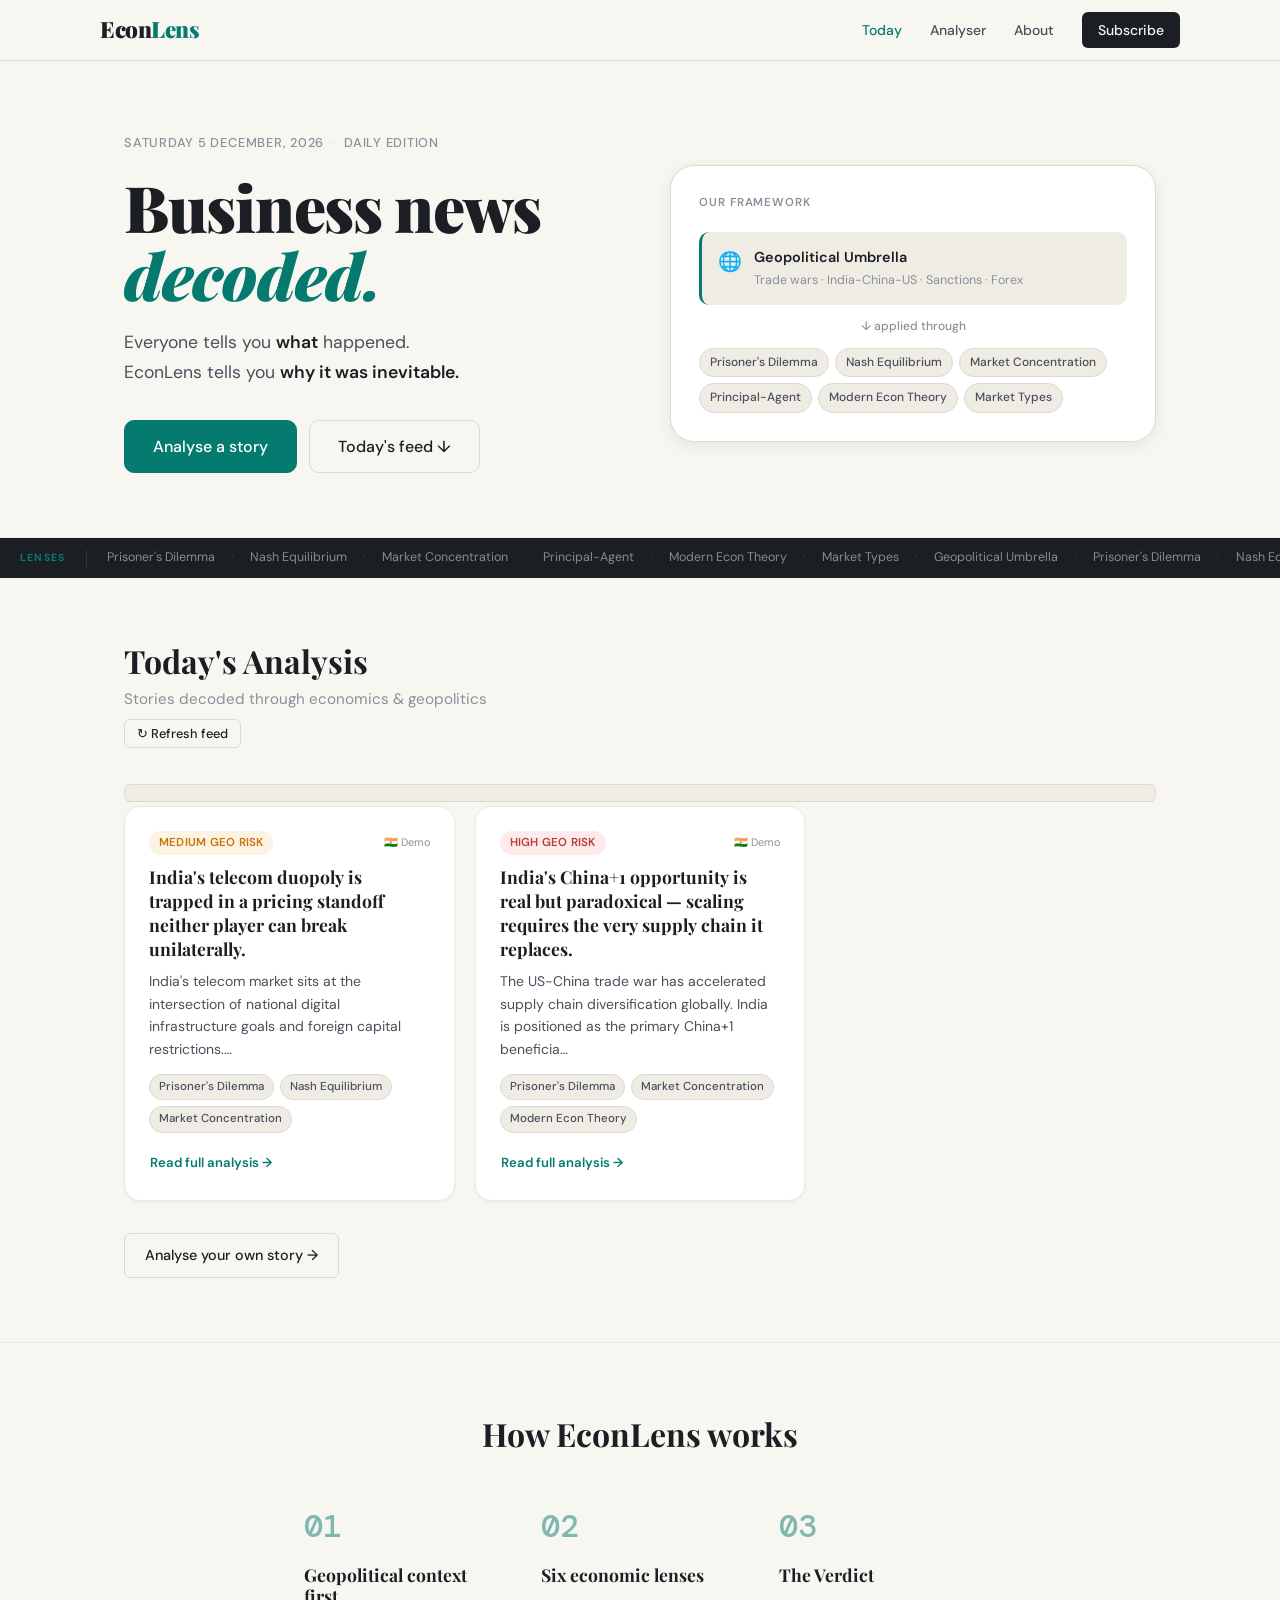
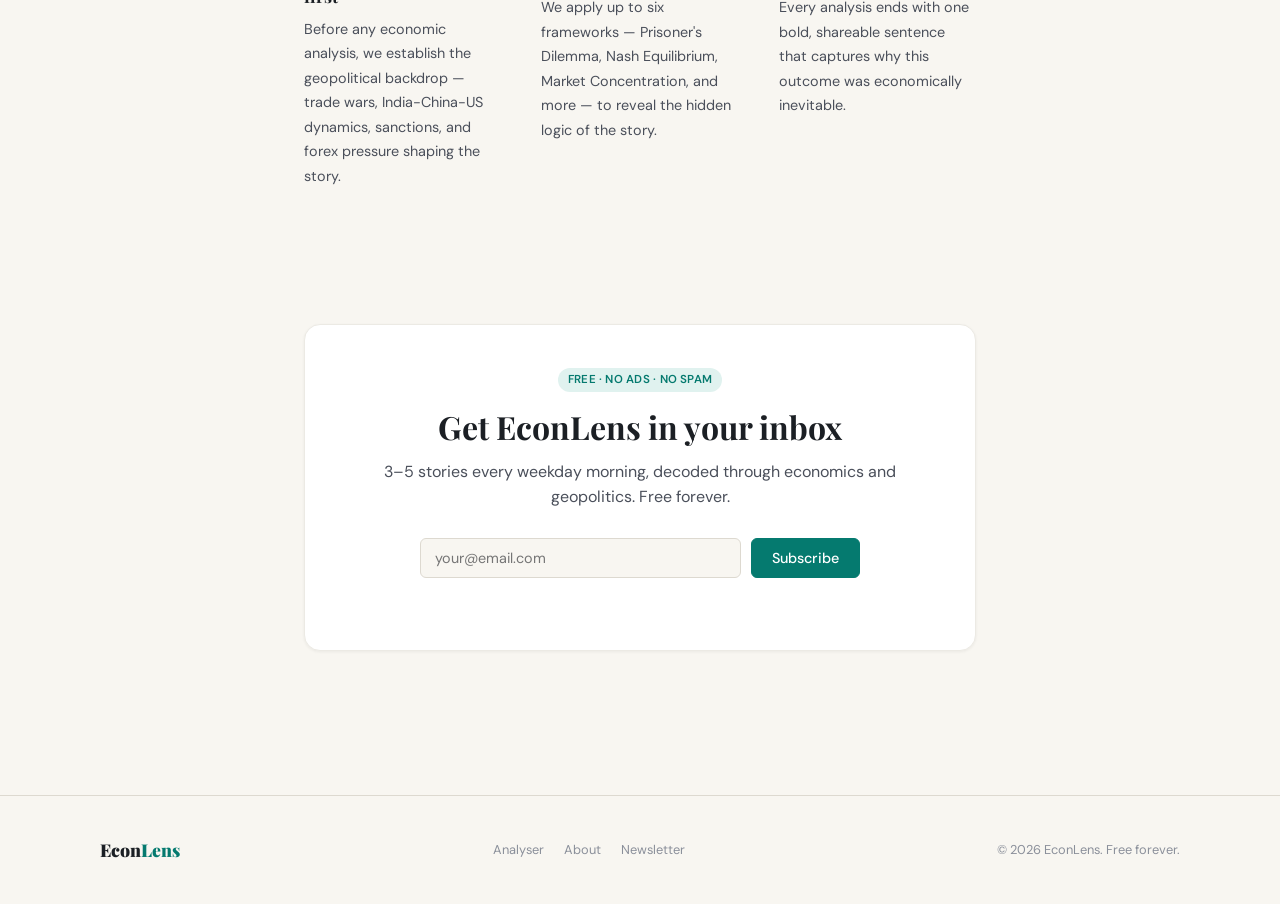
<file: index.html>
<!DOCTYPE html>
<html lang="en">
<head>
  <meta charset="UTF-8" />
  <meta name="viewport" content="width=device-width, initial-scale=1.0" />
  <title>EconLens — Business news through economics & game theory</title>
  <meta name="description" content="Cut through social media noise. Understand Indian business news through economics, game theory, and geopolitics." />
  <link rel="stylesheet" href="css/style.css" />
  <link rel="stylesheet" href="css/home.css" />
  <script>window.ECONLENS_API = 'https://web-production-cbb6f.up.railway.app'; </script>
</head>
<body>

  <!-- ── Nav ── -->
  <nav class="nav">
    <div class="nav__inner">
      <a href="index.html" class="nav__logo">Econ<span>Lens</span></a>
      <div class="nav__links">
        <a href="index.html" class="active">Today</a>
        <a href="pages/analyser.html">Analyser</a>
        <a href="pages/about.html">About</a>
        <a href="#newsletter" class="nav__cta">Subscribe</a>
      </div>
    </div>
  </nav>

  <!-- ── Hero ── -->
  <section class="hero">
    <div class="container">
      <div class="hero__inner">
        <div class="hero__text">
          <div class="hero__eyebrow fade-up">
            <span class="hero__date" id="today-date"></span>
            <span class="hero__dot">·</span>
            <span>Daily Edition</span>
          </div>
          <h1 class="hero__title display fade-up fade-up-1">
            Business news<br />
            <em>decoded.</em>
          </h1>
          <p class="hero__sub fade-up fade-up-2">
            Everyone tells you <strong>what</strong> happened.<br />
            EconLens tells you <strong>why it was inevitable.</strong>
          </p>
          <div class="hero__actions fade-up fade-up-3">
            <a href="pages/analyser.html" class="btn btn--primary btn--lg">Analyse a story</a>
            <a href="#feed" class="btn btn--outline btn--lg">Today's feed ↓</a>
          </div>
        </div>
        <div class="hero__framework fade-up fade-up-4">
          <div class="framework-card">
            <div class="framework-card__label">Our framework</div>
            <div class="framework-card__layers">
              <div class="framework-layer framework-layer--geo">
                <span class="framework-layer__icon">🌐</span>
                <div>
                  <div class="framework-layer__name">Geopolitical Umbrella</div>
                  <div class="framework-layer__desc">Trade wars · India-China-US · Sanctions · Forex</div>
                </div>
              </div>
              <div class="framework-layer__arrow">↓ applied through</div>
              <div class="framework-lenses">
                <span class="framework-lens">Prisoner's Dilemma</span>
                <span class="framework-lens">Nash Equilibrium</span>
                <span class="framework-lens">Market Concentration</span>
                <span class="framework-lens">Principal-Agent</span>
                <span class="framework-lens">Modern Econ Theory</span>
                <span class="framework-lens">Market Types</span>
              </div>
            </div>
          </div>
        </div>
      </div>
    </div>
  </section>

  <!-- ── Ticker ── -->
  <div class="ticker">
    <div class="ticker__inner">
      <span class="ticker__label">LENSES</span>
      <div class="ticker__track">
        <span>Prisoner's Dilemma</span><span class="ticker__sep">·</span>
        <span>Nash Equilibrium</span><span class="ticker__sep">·</span>
        <span>Market Concentration</span><span class="ticker__sep">·</span>
        <span>Principal-Agent</span><span class="ticker__sep">·</span>
        <span>Modern Econ Theory</span><span class="ticker__sep">·</span>
        <span>Market Types</span><span class="ticker__sep">·</span>
        <span>Geopolitical Umbrella</span><span class="ticker__sep">·</span>
        <span>Prisoner's Dilemma</span><span class="ticker__sep">·</span>
        <span>Nash Equilibrium</span><span class="ticker__sep">·</span>
        <span>Market Concentration</span><span class="ticker__sep">·</span>
      </div>
    </div>
  </div>

  <!-- ── Today's Feed ── -->
  <section class="feed-section" id="feed">
    <div class="container">
      <div class="feed-header">
        <h2 class="feed-header__title serif">Today's Analysis</h2>
        <p class="feed-header__sub">Stories decoded through economics & geopolitics</p>
      </div>

      <!-- Feed grid -->
      <div class="feed-grid" id="feed-grid">
        <!-- Populated by JS or static fallback below -->
      </div>

      <!-- Static fallback cards shown before API loads -->
      <div class="feed-static" id="feed-static">
        <div class="feed-placeholder">
          <div class="feed-placeholder__inner">
            <div class="dots"><span></span><span></span><span></span></div>
            <p>Loading today's stories…</p>
          </div>
        </div>
        <!-- Example static cards — replace with real API data -->
        <div class="feed-examples" id="feed-examples"></div>
      </div>

      <div class="feed-footer">
        <a href="pages/analyser.html" class="btn btn--outline">
          Analyse your own story →
        </a>
      </div>
    </div>
  </section>

  <!-- ── How it works ── -->
  <section class="how-section">
    <div class="container--narrow">
      <h2 class="how-section__title serif">How EconLens works</h2>
      <div class="how-steps">
        <div class="how-step">
          <div class="how-step__num">01</div>
          <h3 class="how-step__title">Geopolitical context first</h3>
          <p class="how-step__desc">Before any economic analysis, we establish the geopolitical backdrop — trade wars, India-China-US dynamics, sanctions, and forex pressure shaping the story.</p>
        </div>
        <div class="how-step">
          <div class="how-step__num">02</div>
          <h3 class="how-step__title">Six economic lenses</h3>
          <p class="how-step__desc">We apply up to six frameworks — Prisoner's Dilemma, Nash Equilibrium, Market Concentration, and more — to reveal the hidden logic of the story.</p>
        </div>
        <div class="how-step">
          <div class="how-step__num">03</div>
          <h3 class="how-step__title">The Verdict</h3>
          <p class="how-step__desc">Every analysis ends with one bold, shareable sentence that captures why this outcome was economically inevitable.</p>
        </div>
      </div>
    </div>
  </section>

  <!-- ── Newsletter ── -->
  <section class="newsletter-section" id="newsletter">
    <div class="container--narrow">
      <div class="newsletter-card card">
        <div class="newsletter-card__inner">
          <div class="newsletter-card__badge badge badge--teal">Free · No ads · No spam</div>
          <h2 class="newsletter-card__title serif">Get EconLens in your inbox</h2>
          <p class="newsletter-card__desc">3–5 stories every weekday morning, decoded through economics and geopolitics. Free forever.</p>
          <form class="newsletter-form" id="newsletter-form" onsubmit="handleSubscribe(event)">
            <input
              type="email"
              class="newsletter-form__input"
              placeholder="your@email.com"
              required
              id="email-input"
            />
            <button type="submit" class="btn btn--primary">Subscribe</button>
          </form>
          <p class="newsletter-form__note" id="subscribe-msg"></p>
        </div>
      </div>
    </div>
  </section>

  <!-- ── Footer ── -->
  <footer class="footer">
    <div class="footer__inner">
      <div class="footer__logo">Econ<span>Lens</span></div>
      <div class="footer__links">
        <a href="pages/analyser.html">Analyser</a>
        <a href="pages/about.html">About</a>
        <a href="#newsletter">Newsletter</a>
      </div>
      <p class="footer__copy">© 2026 EconLens. Free forever.</p>
    </div>
  </footer>

  <script src="js/api.js"></script>
  <script src="js/newsfetcher.js"></script>
  <script src="js/home.js"></script>
</body>
</html>
</file>
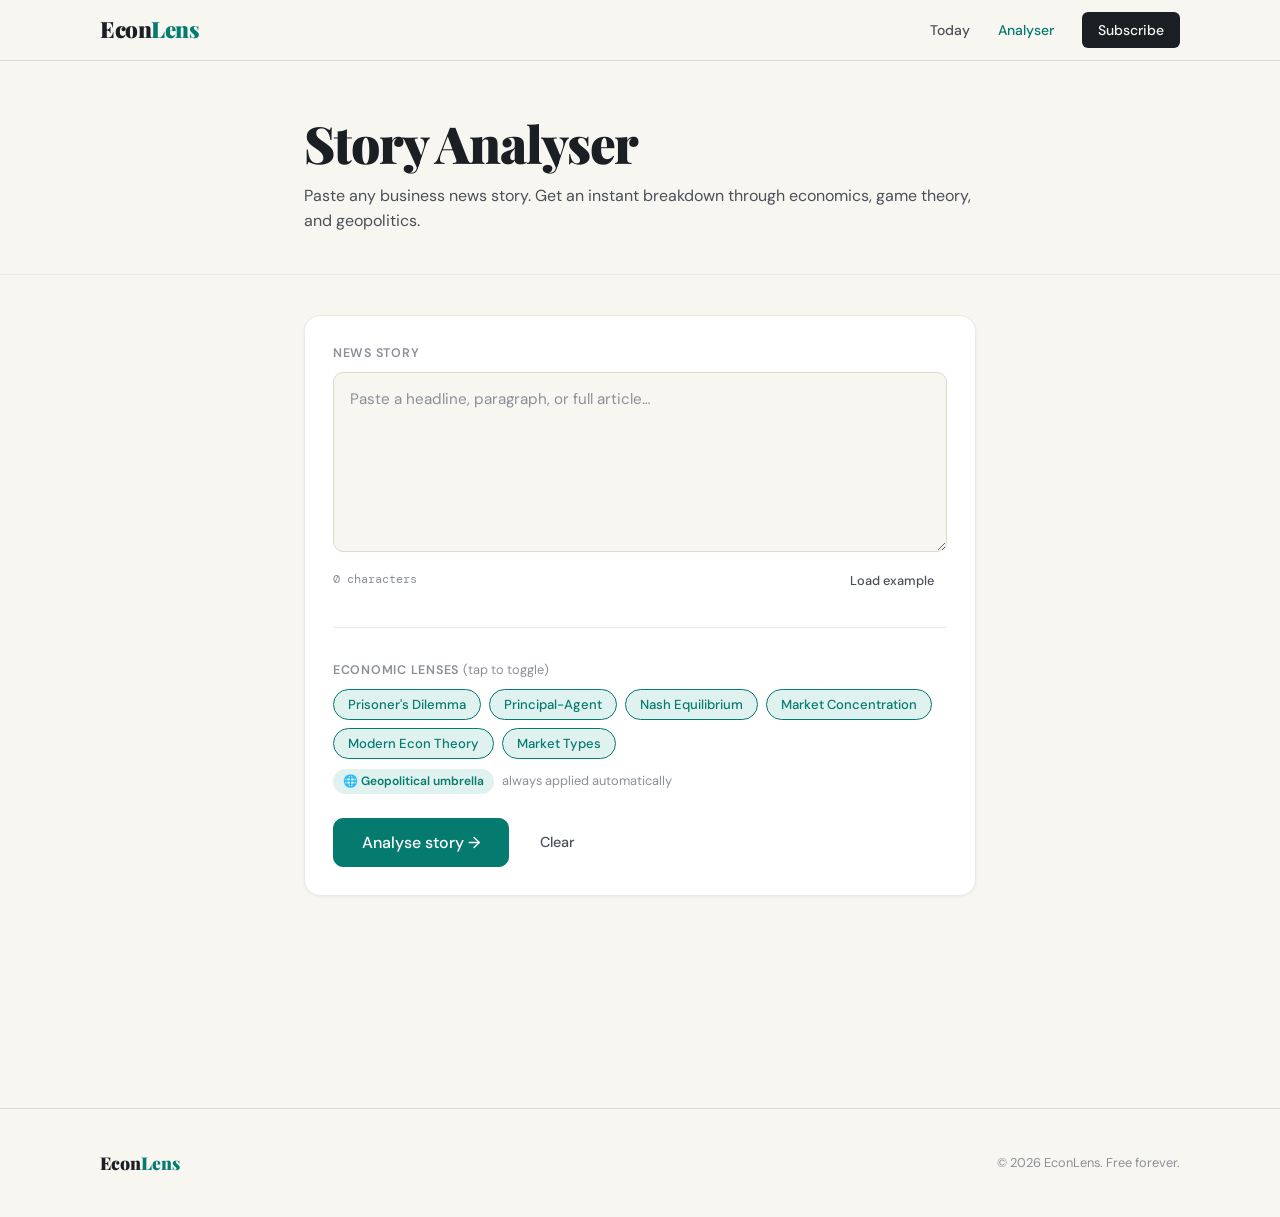
<file: pages/analyser.html>
<!DOCTYPE html>
<html lang="en">
<head>
  <meta charset="UTF-8" />
  <meta name="viewport" content="width=device-width, initial-scale=1.0" />
  <title>Analyser — EconLens</title>
  <link rel="stylesheet" href="../css/style.css" />
  <link rel="stylesheet" href="../css/analyser.css" />
</head>
<body>

  <nav class="nav">
    <div class="nav__inner">
      <a href="../index.html" class="nav__logo">Econ<span>Lens</span></a>
      <div class="nav__links">
        <a href="../index.html">Today</a>
        <a href="analyser.html" class="active">Analyser</a>
        <a href="../index.html#newsletter" class="nav__cta">Subscribe</a>
      </div>
    </div>
  </nav>

  <div class="analyser-header">
    <div class="container--narrow">
      <h1 class="analyser-header__title display">Story Analyser</h1>
      <p class="analyser-header__sub">Paste any business news story. Get an instant breakdown through economics, game theory, and geopolitics.</p>
    </div>
  </div>

  <main class="analyser-main">
    <div class="container--narrow">

      <div class="input-panel card">
        <div class="input-panel__inner">

          <label class="input-label">News story</label>
          <textarea id="story-input" class="story-input" rows="6"
            placeholder="Paste a headline, paragraph, or full article…"></textarea>
          <div class="input-meta">
            <span class="char-count mono" id="char-count">0 characters</span>
            <button type="button" class="btn btn--ghost btn--sm" id="load-example-btn">Load example</button>
          </div>

          <hr class="divider" />

          <label class="input-label">Economic lenses <span class="input-label--opt">(tap to toggle)</span></label>
          <div class="lens-toggles">
            <button type="button" class="lens-toggle active" data-key="prisoners_dilemma">Prisoner's Dilemma</button>
            <button type="button" class="lens-toggle active" data-key="principal_agent">Principal-Agent</button>
            <button type="button" class="lens-toggle active" data-key="nash_equilibrium">Nash Equilibrium</button>
            <button type="button" class="lens-toggle active" data-key="market_concentration">Market Concentration</button>
            <button type="button" class="lens-toggle active" data-key="modern_econ">Modern Econ Theory</button>
            <button type="button" class="lens-toggle active" data-key="market_types">Market Types</button>
          </div>
          <p class="lens-note">
            <span class="geo-always-badge">🌐 Geopolitical umbrella</span>
            always applied automatically
          </p>

          <div class="analyser-actions">
            <button type="button" class="btn btn--primary btn--lg" id="analyse-btn">Analyse story →</button>
            <button type="button" class="btn btn--ghost" id="clear-btn">Clear</button>
          </div>

        </div>
      </div>

      <div class="analyser-status" id="analyser-status"></div>
      <div class="analyser-results" id="analyser-results"></div>

    </div>
  </main>

  <footer class="footer">
    <div class="footer__inner">
      <div class="footer__logo">Econ<span>Lens</span></div>
      <p class="footer__copy">© 2026 EconLens. Free forever.</p>
    </div>
  </footer>

  <script>
  // ── Config — paste your Groq key here ───────────────────────────
 const GROQ_KEY = localStorage.getItem('econlens_groq_key') || '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';;

  const LENSES = {
    prisoners_dilemma:    { label:"Prisoner's Dilemma",    bg:'#EEEDFE', fg:'#3C3489' },
    principal_agent:      { label:"Principal-Agent",        bg:'#E1F5EE', fg:'#085041' },
    nash_equilibrium:     { label:"Nash Equilibrium",       bg:'#E6F1FB', fg:'#0C447C' },
    market_concentration: { label:"Market Concentration",   bg:'#FDF3E3', fg:'#C4750A' },
    modern_econ:          { label:"Modern Econ Theory",     bg:'#FDEAEA', fg:'#B93C3C' },
    market_types:         { label:"Market Types",           bg:'#E4F4EC', fg:'#2A7A4B' },
  };

  const GEO_RISK = {
    Low:    { bg:'#E4F4EC', fg:'#2A7A4B', lbl:'Low geo risk'    },
    Medium: { bg:'#FDF3E3', fg:'#C4750A', lbl:'Medium geo risk' },
    High:   { bg:'#FDEAEA', fg:'#B93C3C', lbl:'High geo risk'   },
  };

  const SYSTEM_PROMPT = `You are an expert economics, game theory, and geopolitical analyst for EconLens.
Return ONLY valid JSON — no markdown, no backticks:
{"headline":"One sharp sentence","geo_umbrella":{"context":"2-3 sentences.","risk_level":"Low|Medium|High","risk_reason":"One sentence.","angles":["Trade wars & tariffs|India-China-US triangle|Sanctions & supply chains|Currency & forex pressure"]},"lenses":[{"key":"lens_key","insight":"2-3 sentences."}],"verdict":"One bold shareable sentence."}`;

  const EXAMPLE = `India is accelerating its push to reduce dependence on Chinese electronics components, as US tariffs on China force global supply chains to restructure. Tata Electronics and Dixon Technologies are racing to capture Apple and Samsung manufacturing contracts, but both need Chinese machinery to scale — creating a paradox at the heart of the China+1 strategy.`;

  // ── UI ───────────────────────────────────────────────────────────
  const storyInput = document.getElementById('story-input');
  const analyseBtn = document.getElementById('analyse-btn');
  const statusEl   = document.getElementById('analyser-status');
  const resultsEl  = document.getElementById('analyser-results');

  storyInput.addEventListener('input', () => {
    document.getElementById('char-count').textContent = `${storyInput.value.length} characters`;
  });
  document.getElementById('load-example-btn').addEventListener('click', () => {
    storyInput.value = EXAMPLE;
    storyInput.dispatchEvent(new Event('input'));
  });
  document.getElementById('clear-btn').addEventListener('click', () => {
    storyInput.value = '';
    storyInput.dispatchEvent(new Event('input'));
    resultsEl.innerHTML = '';
    setStatus('');
  });
  document.querySelectorAll('.lens-toggle').forEach(b =>
    b.addEventListener('click', () => b.classList.toggle('active'))
  );

  function getActiveLenses() {
    return [...document.querySelectorAll('.lens-toggle.active')].map(b => b.dataset.key);
  }
  function setStatus(msg, err=false) {
    statusEl.className = 'analyser-status' + (err ? ' analyser-status--error' : '');
    statusEl.innerHTML = msg;
  }
  function setLoading(on) {
    analyseBtn.disabled = on;
    analyseBtn.textContent = on ? 'Analysing…' : 'Analyse story →';
    if (on) setStatus(`<div class="dots"><span></span><span></span><span></span></div> Applying lenses…`);
  }

  // ── Groq API call ────────────────────────────────────────────────
  async function callGroq(story, activeLenses) {
    const lensLines = activeLenses.map(k => `- ${k}: ${LENSES[k]?.label}`).join('\n');
    const res = await fetch('solitary-block-a736.anoopnadan006.workers.dev', {
      method: 'POST',
      headers: { 'Content-Type': 'application/json', 'Authorization': `Bearer ${GROQ_KEY}` },
      body: JSON.stringify({
        model: 'llama-3.1-8b-instant',
        temperature: 0.3,
        max_tokens: 1800,
        response_format: { type: 'json_object' },
        messages: [
          { role: 'system', content: SYSTEM_PROMPT },
          { role: 'user', content: `Analyse: "${story}"\n\nApply these lenses (exact keys):\n${lensLines}\n\nJSON only.` }
        ]
      })
    });
    if (!res.ok) {
      const e = await res.json().catch(()=>({}));
      if (res.status === 429) throw new Error('Rate limit hit — wait 30 seconds and try again');
      throw new Error(e.error?.message || `Error ${res.status}`);
    }
    const data = await res.json();
    return JSON.parse(data.choices[0].message.content.replace(/```json|```/g,'').trim());
  }

  // ── Analyse ──────────────────────────────────────────────────────
  analyseBtn.addEventListener('click', async () => {
    const story = storyInput.value.trim();
    if (!story) { setStatus('Please paste a news story first.', true); return; }
    const active = getActiveLenses();
    if (!active.length) { setStatus('Select at least one lens.', true); return; }
    setLoading(true);
    try {
      const result = await callGroq(story, active);
      setLoading(false);
      setStatus('<span style="color:var(--teal)">✓ Analysis complete</span>');
      renderResults(result);
    } catch(err) {
      setLoading(false);
      setStatus(`Error: ${err.message}`, true);
    }
  });

  storyInput.addEventListener('keydown', e => {
    if ((e.metaKey || e.ctrlKey) && e.key === 'Enter') analyseBtn.click();
  });

  // ── Render ───────────────────────────────────────────────────────
  function renderResults(r) {
    const geo  = r.geo_umbrella || {};
    const rc   = GEO_RISK[geo.risk_level] || GEO_RISK.Medium;
    const pills = (geo.angles || []).map(a => `<span class="geo-pill">+ ${a}</span>`).join('');
    const lensCards = (r.lenses || []).map(item => {
      const l = LENSES[item.key]; if (!l) return '';
      return `<div class="lens-card fade-up">
        <span style="display:inline-block;font-size:11px;font-weight:600;padding:3px 10px;border-radius:20px;margin-bottom:8px;background:${l.bg};color:${l.fg}">${l.label}</span>
        <p class="lens-card__insight">${item.insight}</p>
      </div>`;
    }).join('');
    resultsEl.innerHTML = `
      <div class="analysis fade-up">
        <div class="analysis__headline">${r.headline || ''}</div>
        <div class="geo-block" style="border-color:${rc.bg}">
          <div class="geo-block__header">
            <span class="geo-block__title">Geopolitical Umbrella</span>
            <span style="font-size:11px;font-weight:600;padding:3px 10px;border-radius:20px;background:${rc.bg};color:${rc.fg}">${rc.lbl}</span>
          </div>
          <p class="geo-block__context">${geo.context || ''}<em class="geo-block__reason"> — ${geo.risk_reason || ''}</em></p>
          <div class="geo-block__pills">${pills}</div>
        </div>
        <div class="analysis__lenses">${lensCards}</div>
        <div class="verdict-block">
          <div>
            <div class="verdict-block__label">The Verdict</div>
            <div class="verdict-block__text" id="verdict-text">${r.verdict || r.headline || ''}</div>
          </div>
          <button type="button" class="verdict-copy" onclick="copyVerdict()">Copy</button>
        </div>
      </div>`;
  }

  function copyVerdict() {
    const text = document.getElementById('verdict-text')?.textContent || '';
    navigator.clipboard.writeText(text).then(() => {
      const btn = document.querySelector('.verdict-copy');
      btn.textContent = 'Copied!';
      setTimeout(() => btn.textContent = 'Copy', 2000);
    });
  }
  </script>
</body>
</html>
</file>
<file: css/style.css>
/* ── EconLens Design System ─────────────────────────────────────── */
@import url('https://fonts.googleapis.com/css2?family=Playfair+Display:ital,wght@0,700;0,900;1,700&family=DM+Sans:wght@300;400;500;600&family=DM+Mono:wght@400;500&display=swap');

:root {
  --ink:        #1B1F24;
  --ink-soft:   #4A4F5A;
  --ink-mute:   #8A8F9A;
  --paper:      #F8F6F1;
  --paper-warm: #EFECE4;
  --paper-card: #FFFFFF;
  --teal:       #057A6F;
  --teal-light: #E0F2EF;
  --amber:      #C4750A;
  --amber-light:#FDF3E3;
  --red:        #B93C3C;
  --red-light:  #FDEAEA;
  --green:      #2A7A4B;
  --green-light:#E4F4EC;
  --border:     #DDD9D0;
  --border-soft:#ECEAE4;
  --shadow-sm:  0 1px 3px rgba(27,31,36,.06);
  --shadow-md:  0 4px 16px rgba(27,31,36,.08);
  --shadow-lg:  0 12px 40px rgba(27,31,36,.12);
  --r-sm: 6px;
  --r-md: 10px;
  --r-lg: 16px;
  --r-xl: 24px;
}

*, *::before, *::after { box-sizing: border-box; margin: 0; padding: 0; }

html { font-size: 16px; scroll-behavior: smooth; }

body {
  font-family: 'DM Sans', sans-serif;
  background: var(--paper);
  color: var(--ink);
  line-height: 1.6;
  -webkit-font-smoothing: antialiased;
}

/* ── Typography ─────────────────────────────────────────────────── */
.display {
  font-family: 'Playfair Display', serif;
  font-weight: 900;
  line-height: 1.05;
  letter-spacing: -0.02em;
}
.serif { font-family: 'Playfair Display', serif; }
.mono  { font-family: 'DM Mono', monospace; }

h1, h2, h3 { font-family: 'Playfair Display', serif; line-height: 1.2; }

/* ── Layout ─────────────────────────────────────────────────────── */
.container { max-width: 1080px; margin: 0 auto; padding: 0 24px; }
.container--narrow { max-width: 720px; margin: 0 auto; padding: 0 24px; }

/* ── Nav ────────────────────────────────────────────────────────── */
.nav {
  position: sticky; top: 0; z-index: 100;
  background: rgba(248,246,241,.92);
  backdrop-filter: blur(12px);
  border-bottom: 1px solid var(--border);
  padding: 0 24px;
}
.nav__inner {
  max-width: 1080px; margin: 0 auto;
  display: flex; align-items: center; justify-content: space-between;
  height: 60px;
}
.nav__logo {
  font-family: 'Playfair Display', serif;
  font-weight: 900; font-size: 1.4rem;
  color: var(--ink); text-decoration: none;
  letter-spacing: -0.02em;
}
.nav__logo span { color: var(--teal); }
.nav__links { display: flex; align-items: center; gap: 28px; }
.nav__links a {
  font-size: .875rem; font-weight: 500;
  color: var(--ink-soft); text-decoration: none;
  transition: color .15s;
}
.nav__links a:hover { color: var(--ink); }
.nav__links a.active { color: var(--teal); }
.nav__cta {
  background: var(--ink); color: var(--paper) !important;
  padding: 7px 16px; border-radius: var(--r-sm);
  font-size: .875rem !important; font-weight: 500 !important;
  transition: opacity .15s !important;
}
.nav__cta:hover { opacity: .85; }

/* ── Buttons ────────────────────────────────────────────────────── */
.btn {
  display: inline-flex; align-items: center; gap: 6px;
  font-family: 'DM Sans', sans-serif;
  font-size: .9rem; font-weight: 500;
  padding: 10px 20px; border-radius: var(--r-sm);
  border: 1.5px solid transparent;
  cursor: pointer; transition: all .15s;
  text-decoration: none; white-space: nowrap;
}
.btn--primary { background: var(--teal); color: #fff; border-color: var(--teal); }
.btn--primary:hover { background: #046860; border-color: #046860; }
.btn--outline { background: transparent; color: var(--ink); border-color: var(--border); }
.btn--outline:hover { border-color: var(--ink); }
.btn--ghost { background: transparent; color: var(--ink-soft); border-color: transparent; }
.btn--ghost:hover { color: var(--ink); background: var(--paper-warm); }
.btn:disabled { opacity: .45; cursor: not-allowed; }
.btn--lg { padding: 13px 28px; font-size: 1rem; border-radius: var(--r-md); }

/* ── Badges / Pills ─────────────────────────────────────────────── */
.badge {
  display: inline-flex; align-items: center;
  font-size: .72rem; font-weight: 600;
  padding: 3px 10px; border-radius: 20px;
  letter-spacing: .02em; text-transform: uppercase;
}
.badge--teal   { background: var(--teal-light);  color: var(--teal); }
.badge--amber  { background: var(--amber-light); color: var(--amber); }
.badge--red    { background: var(--red-light);   color: var(--red); }
.badge--green  { background: var(--green-light); color: var(--green); }
.badge--ink    { background: var(--paper-warm);  color: var(--ink-soft); }

/* ── Cards ──────────────────────────────────────────────────────── */
.card {
  background: var(--paper-card);
  border: 1px solid var(--border-soft);
  border-radius: var(--r-lg);
  box-shadow: var(--shadow-sm);
}
.card--hover { transition: box-shadow .2s, transform .2s; }
.card--hover:hover { box-shadow: var(--shadow-md); transform: translateY(-2px); }

/* ── Divider ────────────────────────────────────────────────────── */
.divider {
  border: none; border-top: 1px solid var(--border-soft);
  margin: 32px 0;
}

/* ── Loading dots ───────────────────────────────────────────────── */
.dots { display: inline-flex; gap: 4px; align-items: center; }
.dots span {
  width: 5px; height: 5px; border-radius: 50%;
  background: var(--ink-mute);
  animation: dot-bounce .9s infinite;
}
.dots span:nth-child(2) { animation-delay: .15s; }
.dots span:nth-child(3) { animation-delay: .3s; }
@keyframes dot-bounce {
  0%, 80%, 100% { transform: translateY(0); }
  40%           { transform: translateY(-5px); }
}

/* ── Fade in ────────────────────────────────────────────────────── */
@keyframes fadeUp {
  from { opacity: 0; transform: translateY(12px); }
  to   { opacity: 1; transform: translateY(0); }
}
.fade-up { animation: fadeUp .4s ease both; }
.fade-up-1 { animation-delay: .05s; }
.fade-up-2 { animation-delay: .1s; }
.fade-up-3 { animation-delay: .15s; }
.fade-up-4 { animation-delay: .2s; }

/* ── Footer ─────────────────────────────────────────────────────── */
.footer {
  border-top: 1px solid var(--border);
  padding: 40px 24px;
  margin-top: 80px;
}
.footer__inner {
  max-width: 1080px; margin: 0 auto;
  display: flex; align-items: center; justify-content: space-between;
  flex-wrap: wrap; gap: 16px;
}
.footer__logo { font-family: 'Playfair Display', serif; font-weight: 900; font-size: 1.1rem; }
.footer__logo span { color: var(--teal); }
.footer__copy { font-size: .8rem; color: var(--ink-mute); }
.footer__links { display: flex; gap: 20px; }
.footer__links a { font-size: .8rem; color: var(--ink-mute); text-decoration: none; }
.footer__links a:hover { color: var(--ink); }

/* ── Responsive ─────────────────────────────────────────────────── */
@media (max-width: 640px) {
  .nav__links { display: none; }
  .container, .container--narrow { padding: 0 16px; }
}
</file>
<file: css/home.css>
/* ── Hero ───────────────────────────────────────────────────────── */
.hero {
  padding: 72px 0 64px;
  border-bottom: 1px solid var(--border-soft);
}
.hero__inner {
  display: grid;
  grid-template-columns: 1fr 1fr;
  gap: 60px;
  align-items: center;
}
.hero__eyebrow {
  display: flex; align-items: center; gap: 8px;
  font-size: .8rem; font-weight: 500;
  color: var(--ink-mute); margin-bottom: 20px;
  text-transform: uppercase; letter-spacing: .06em;
}
.hero__dot { color: var(--border); }
.hero__title {
  font-size: clamp(2.8rem, 5vw, 4.2rem);
  color: var(--ink); margin-bottom: 20px;
}
.hero__title em { color: var(--teal); font-style: italic; }
.hero__sub {
  font-size: 1.1rem; color: var(--ink-soft);
  line-height: 1.7; margin-bottom: 32px;
}
.hero__sub strong { color: var(--ink); font-weight: 600; }
.hero__actions { display: flex; gap: 12px; flex-wrap: wrap; }

/* ── Framework card ─────────────────────────────────────────────── */
.framework-card {
  background: var(--paper-card);
  border: 1px solid var(--border);
  border-radius: var(--r-xl);
  padding: 28px;
  box-shadow: var(--shadow-md);
}
.framework-card__label {
  font-size: .72rem; font-weight: 600;
  text-transform: uppercase; letter-spacing: .08em;
  color: var(--ink-mute); margin-bottom: 20px;
}
.framework-layer {
  display: flex; align-items: flex-start; gap: 12px;
  background: var(--paper-warm);
  border-radius: var(--r-md);
  padding: 14px 16px;
  margin-bottom: 4px;
}
.framework-layer--geo { border-left: 3px solid var(--teal); }
.framework-layer__icon { font-size: 1.2rem; margin-top: 1px; }
.framework-layer__name { font-size: .9rem; font-weight: 600; color: var(--ink); }
.framework-layer__desc { font-size: .78rem; color: var(--ink-mute); margin-top: 2px; }
.framework-layer__arrow {
  font-size: .75rem; color: var(--ink-mute);
  text-align: center; padding: 8px 0; font-weight: 500;
}
.framework-lenses {
  display: flex; flex-wrap: wrap; gap: 6px; margin-top: 4px;
}
.framework-lens {
  font-size: .75rem; font-weight: 500;
  padding: 4px 10px; border-radius: 20px;
  background: var(--paper-warm);
  border: 1px solid var(--border);
  color: var(--ink-soft);
}

/* ── Ticker ─────────────────────────────────────────────────────── */
.ticker {
  background: var(--ink);
  padding: 10px 0;
  overflow: hidden;
}
.ticker__inner {
  display: flex; align-items: center; gap: 0;
  max-width: 100%;
}
.ticker__label {
  font-size: .65rem; font-weight: 700;
  letter-spacing: .12em; text-transform: uppercase;
  color: var(--teal); padding: 0 20px;
  white-space: nowrap; flex-shrink: 0;
  border-right: 1px solid #333;
}
.ticker__track {
  display: flex; gap: 16px;
  font-size: .78rem; color: rgba(248,246,241,.5);
  font-weight: 400; padding-left: 20px;
  animation: ticker-scroll 24s linear infinite;
  white-space: nowrap;
}
.ticker__sep { color: rgba(248,246,241,.2); }
@keyframes ticker-scroll {
  from { transform: translateX(0); }
  to   { transform: translateX(-50%); }
}

/* ── Feed ───────────────────────────────────────────────────────── */
.feed-section { padding: 64px 0; }
.feed-header { margin-bottom: 36px; }
.feed-header__title { font-size: 2rem; color: var(--ink); margin-bottom: 6px; }
.feed-header__sub { font-size: .95rem; color: var(--ink-mute); }

.feed-grid {
  display: grid;
  grid-template-columns: repeat(auto-fill, minmax(320px, 1fr));
  gap: 20px;
  margin-bottom: 20px;
}

.feed-card { cursor: pointer; }
.feed-card__inner { padding: 24px; }
.feed-card__meta { margin-bottom: 12px; }
.feed-card__headline {
  font-size: 1.1rem; font-weight: 700;
  font-family: 'Playfair Display', serif;
  color: var(--ink); margin-bottom: 10px;
  line-height: 1.35;
}
.feed-card__snippet {
  font-size: .875rem; color: var(--ink-soft);
  line-height: 1.6; margin-bottom: 14px;
}
.feed-card__lenses { display: flex; flex-wrap: wrap; gap: 6px; margin-bottom: 16px; }
.feed-lens-pill {
  font-size: .72rem; font-weight: 500;
  padding: 3px 9px; border-radius: 20px;
  background: var(--paper-warm);
  border: 1px solid var(--border);
  color: var(--ink-soft);
}
.feed-card__expand {
  font-size: .82rem; padding: 6px 0;
  color: var(--teal); font-weight: 600;
}
.feed-card__expand:hover { background: transparent; color: var(--teal); }

.feed-placeholder {
  grid-column: 1 / -1;
  display: flex; justify-content: center;
}
.feed-placeholder__inner {
  display: flex; align-items: center; gap: 10px;
  font-size: .9rem; color: var(--ink-mute);
  padding: 40px 0;
}
.feed-footer { margin-top: 32px; }

/* ── Full analysis overlay ──────────────────────────────────────── */
.analysis-overlay {
  position: fixed; inset: 0; z-index: 200;
  background: rgba(27,31,36,.6);
  backdrop-filter: blur(4px);
  display: flex; align-items: flex-end;
  animation: fadeIn .2s ease;
}
@keyframes fadeIn { from { opacity: 0; } to { opacity: 1; } }
.analysis-drawer {
  background: var(--paper);
  width: 100%; max-height: 92vh;
  border-radius: var(--r-xl) var(--r-xl) 0 0;
  overflow-y: auto;
  animation: slideUp .3s ease;
  padding: 32px 24px 48px;
}
@keyframes slideUp {
  from { transform: translateY(40px); opacity: 0; }
  to   { transform: translateY(0);    opacity: 1; }
}
.analysis-drawer__close {
  position: sticky; top: 0;
  display: flex; justify-content: flex-end;
  margin-bottom: 16px;
}
.analysis-drawer__body { max-width: 700px; margin: 0 auto; }

/* ── Geo block ──────────────────────────────────────────────────── */
.geo-block {
  border: 1.5px solid var(--border-soft);
  border-radius: var(--r-md);
  padding: 16px 18px;
  margin-bottom: 14px;
}
.geo-block__header {
  display: flex; align-items: center;
  justify-content: space-between;
  margin-bottom: 10px;
}
.geo-block__title { font-size: .8rem; font-weight: 600; color: var(--ink-soft); }
.geo-block__context { font-size: .9rem; color: var(--ink); line-height: 1.7; margin-bottom: 10px; }
.geo-block__reason { font-size: .82rem; color: var(--ink-mute); }
.geo-block__pills { display: flex; flex-wrap: wrap; gap: 6px; }
.geo-pill {
  font-size: .72rem; padding: 3px 9px; border-radius: 12px;
  background: var(--paper-warm); border: 1px solid var(--border);
  color: var(--ink-soft);
}

/* ── Lens cards ─────────────────────────────────────────────────── */
.analysis__headline {
  font-family: 'Playfair Display', serif;
  font-size: 1.3rem; font-weight: 700;
  color: var(--ink); line-height: 1.4;
  background: var(--paper-warm);
  border-radius: var(--r-md);
  padding: 16px 18px;
  margin-bottom: 14px;
}
.analysis__lenses { display: flex; flex-direction: column; gap: 10px; }
.lens-card {
  background: var(--paper-card);
  border: 1px solid var(--border-soft);
  border-radius: var(--r-md);
  padding: 16px 18px;
}
.lens-card .badge { margin-bottom: 8px; }
.lens-card__insight { font-size: .9rem; color: var(--ink-soft); line-height: 1.75; }

/* ── How it works ───────────────────────────────────────────────── */
.how-section {
  padding: 72px 0;
  border-top: 1px solid var(--border-soft);
}
.how-section__title {
  font-size: 2rem; text-align: center;
  margin-bottom: 48px; color: var(--ink);
}
.how-steps {
  display: grid; grid-template-columns: repeat(3, 1fr);
  gap: 40px;
}
.how-step__num {
  font-family: 'DM Mono', monospace;
  font-size: 2rem; font-weight: 500;
  color: var(--teal); margin-bottom: 12px;
  opacity: .5;
}
.how-step__title { font-size: 1.1rem; color: var(--ink); margin-bottom: 10px; }
.how-step__desc { font-size: .9rem; color: var(--ink-soft); line-height: 1.7; }

/* ── Newsletter ─────────────────────────────────────────────────── */
.newsletter-section { padding: 64px 0; }
.newsletter-card__inner { padding: 40px; text-align: center; }
.newsletter-card__badge { margin-bottom: 16px; }
.newsletter-card__title { font-size: 2rem; color: var(--ink); margin-bottom: 12px; }
.newsletter-card__desc { font-size: 1rem; color: var(--ink-soft); margin-bottom: 28px; line-height: 1.6; }
.newsletter-form {
  display: flex; gap: 10px;
  max-width: 440px; margin: 0 auto 12px;
}
.newsletter-form__input {
  flex: 1; font-size: .9rem;
  padding: 10px 14px; border-radius: var(--r-sm);
  border: 1.5px solid var(--border);
  background: var(--paper); color: var(--ink);
  font-family: 'DM Sans', sans-serif;
  outline: none; transition: border-color .15s;
}
.newsletter-form__input:focus { border-color: var(--teal); }
.newsletter-form__note { font-size: .82rem; color: var(--teal); min-height: 20px; }

/* ── Responsive ─────────────────────────────────────────────────── */
@media (max-width: 768px) {
  .hero__inner { grid-template-columns: 1fr; gap: 40px; }
  .how-steps   { grid-template-columns: 1fr; gap: 32px; }
  .newsletter-form { flex-direction: column; }
}
</file>
<file: css/analyser.css>
/* ── Analyser header ────────────────────────────────────────────── */
.analyser-header {
  padding: 56px 0 40px;
  border-bottom: 1px solid var(--border-soft);
}
.analyser-header__title {
  font-size: clamp(2.4rem, 4vw, 3.4rem);
  color: var(--ink); margin-bottom: 12px;
}
.analyser-header__sub {
  font-size: 1rem; color: var(--ink-soft); line-height: 1.6;
}

/* ── Main ───────────────────────────────────────────────────────── */
.analyser-main { padding: 40px 0 80px; }

/* ── Input panel ────────────────────────────────────────────────── */
.input-panel { margin-bottom: 24px; }
.input-panel__inner { padding: 28px; }

.input-label {
  display: block;
  font-size: .78rem; font-weight: 600;
  text-transform: uppercase; letter-spacing: .06em;
  color: var(--ink-mute); margin-bottom: 8px;
}
.input-label--opt {
  font-weight: 400; text-transform: none;
  letter-spacing: 0; font-size: .8rem; color: var(--ink-mute);
}

.story-input {
  width: 100%; resize: vertical;
  font-size: .95rem; line-height: 1.65;
  font-family: 'DM Sans', sans-serif;
  color: var(--ink); background: var(--paper);
  border: 1.5px solid var(--border);
  border-radius: var(--r-md);
  padding: 14px 16px;
  transition: border-color .15s;
  outline: none;
}
.story-input:focus { border-color: var(--teal); }
.story-input::placeholder { color: var(--ink-mute); }

.input-meta {
  display: flex; align-items: center;
  justify-content: space-between;
  margin-top: 6px; margin-bottom: 20px;
}
.char-count { font-size: .78rem; color: var(--ink-mute); font-family: 'DM Mono', monospace; }
.btn--sm { font-size: .8rem; padding: 5px 12px; }

.api-row { margin-bottom: 20px; }
.api-input {
  width: 100%; font-size: .88rem;
  font-family: 'DM Mono', monospace;
  color: var(--ink); background: var(--paper);
  border: 1.5px solid var(--border);
  border-radius: var(--r-sm);
  padding: 9px 12px;
  outline: none; transition: border-color .15s;
}
.api-input:focus { border-color: var(--teal); }

/* ── Lens toggles ───────────────────────────────────────────────── */
.lens-toggles {
  display: flex; flex-wrap: wrap; gap: 8px;
  margin-bottom: 10px;
}
.lens-toggle {
  font-size: .82rem; font-weight: 500;
  font-family: 'DM Sans', sans-serif;
  padding: 6px 14px; border-radius: 20px;
  border: 1.5px solid var(--border);
  background: var(--paper);
  color: var(--ink-soft);
  cursor: pointer; transition: all .15s;
}
.lens-toggle:hover { border-color: var(--teal); color: var(--teal); }
.lens-toggle.active {
  background: var(--teal-light);
  border-color: var(--teal);
  color: var(--teal);
}

.lens-note {
  display: flex; align-items: center; gap: 8px;
  font-size: .8rem; color: var(--ink-mute);
  margin-bottom: 24px;
}
.geo-always-badge {
  font-size: .75rem; font-weight: 600;
  padding: 3px 10px; border-radius: 20px;
  background: var(--teal-light); color: var(--teal);
}

/* ── Actions ────────────────────────────────────────────────────── */
.analyser-actions { display: flex; gap: 10px; align-items: center; }

/* ── Status ─────────────────────────────────────────────────────── */
.analyser-status {
  font-size: .9rem; color: var(--ink-mute);
  display: flex; align-items: center; gap: 8px;
  min-height: 20px; margin-bottom: 8px;
}
.analyser-status--error { color: var(--red); }

/* ── Results ────────────────────────────────────────────────────── */
.analyser-results { display: flex; flex-direction: column; gap: 10px; }

/* reuse shared analysis styles from home.css via api.js */
.analysis { display: flex; flex-direction: column; gap: 10px; }
.analysis__headline {
  font-family: 'Playfair Display', serif;
  font-size: 1.25rem; font-weight: 700;
  color: var(--ink); line-height: 1.4;
  background: var(--paper-warm);
  border-radius: var(--r-md);
  padding: 16px 18px;
}
.geo-block {
  border: 1.5px solid var(--border-soft);
  border-radius: var(--r-md);
  padding: 16px 18px;
}
.geo-block__header {
  display: flex; align-items: center;
  justify-content: space-between; margin-bottom: 10px;
}
.geo-block__title { font-size: .78rem; font-weight: 600; color: var(--ink-soft); }
.geo-block__context { font-size: .9rem; color: var(--ink); line-height: 1.75; margin-bottom: 10px; }
.geo-block__reason { font-size: .82rem; color: var(--ink-mute); }
.geo-block__pills { display: flex; flex-wrap: wrap; gap: 6px; }
.geo-pill {
  font-size: .72rem; padding: 3px 9px; border-radius: 12px;
  background: var(--paper-warm); border: 1px solid var(--border);
  color: var(--ink-soft);
}
.analysis__lenses { display: flex; flex-direction: column; gap: 10px; }
.lens-card {
  background: var(--paper-card);
  border: 1px solid var(--border-soft);
  border-radius: var(--r-md);
  padding: 16px 18px;
}
.lens-card .badge { margin-bottom: 8px; }
.lens-card__insight { font-size: .9rem; color: var(--ink-soft); line-height: 1.75; }

/* ── Verdict block ──────────────────────────────────────────────── */
.verdict-block {
  background: var(--ink);
  color: var(--paper);
  border-radius: var(--r-md);
  padding: 20px 22px;
  display: flex; align-items: flex-start;
  justify-content: space-between; gap: 16px;
  margin-top: 4px;
}
.verdict-block__label {
  font-size: .7rem; font-weight: 700;
  text-transform: uppercase; letter-spacing: .1em;
  color: var(--teal); margin-bottom: 6px;
}
.verdict-block__text {
  font-family: 'Playfair Display', serif;
  font-size: 1.05rem; font-style: italic;
  line-height: 1.5;
}
.verdict-copy {
  flex-shrink: 0; background: transparent;
  border: 1px solid rgba(248,246,241,.2);
  color: rgba(248,246,241,.6);
  font-size: .78rem; padding: 5px 12px;
  border-radius: var(--r-sm); cursor: pointer;
  font-family: 'DM Sans', sans-serif;
  transition: all .15s; margin-top: 4px;
}
.verdict-copy:hover { background: rgba(248,246,241,.08); color: var(--paper); }

/* ── Responsive ─────────────────────────────────────────────────── */
@media (max-width: 640px) {
  .input-panel__inner { padding: 20px 16px; }
  .analyser-actions { flex-wrap: wrap; }
}
</file>
